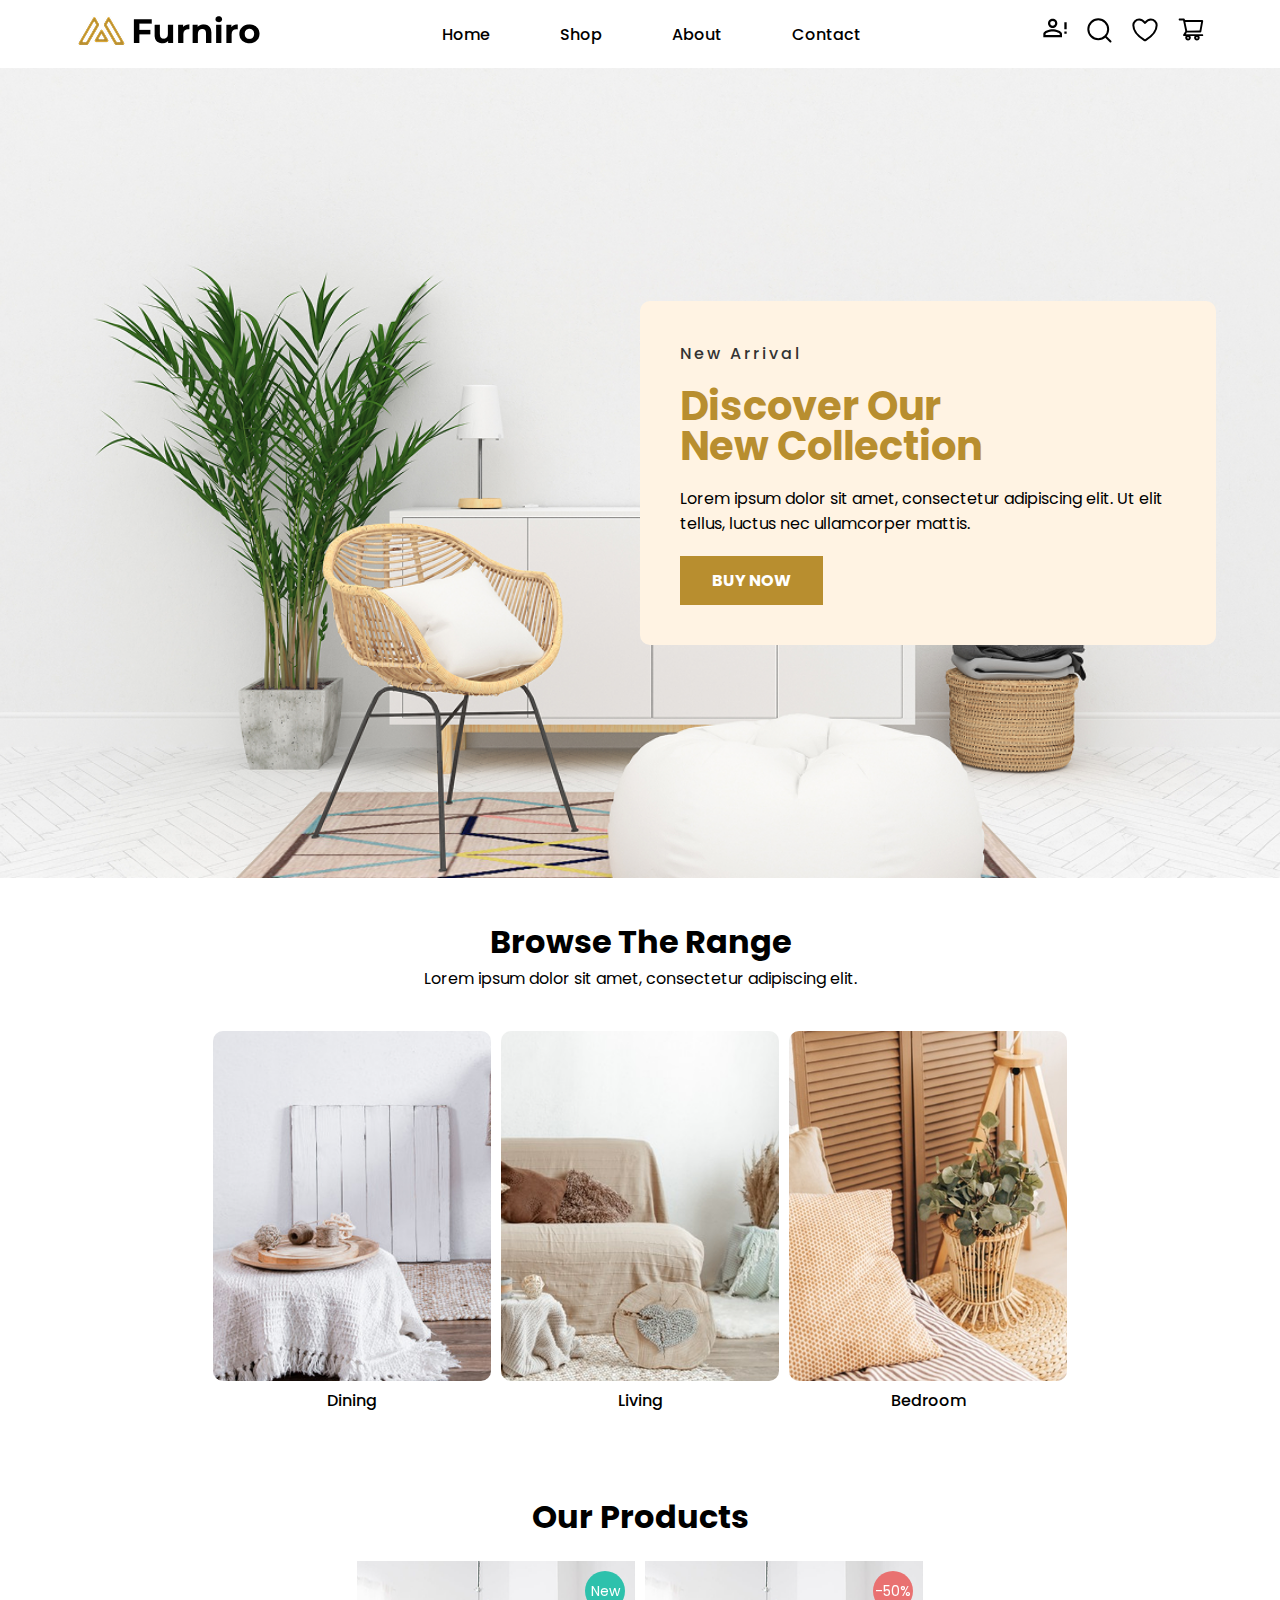
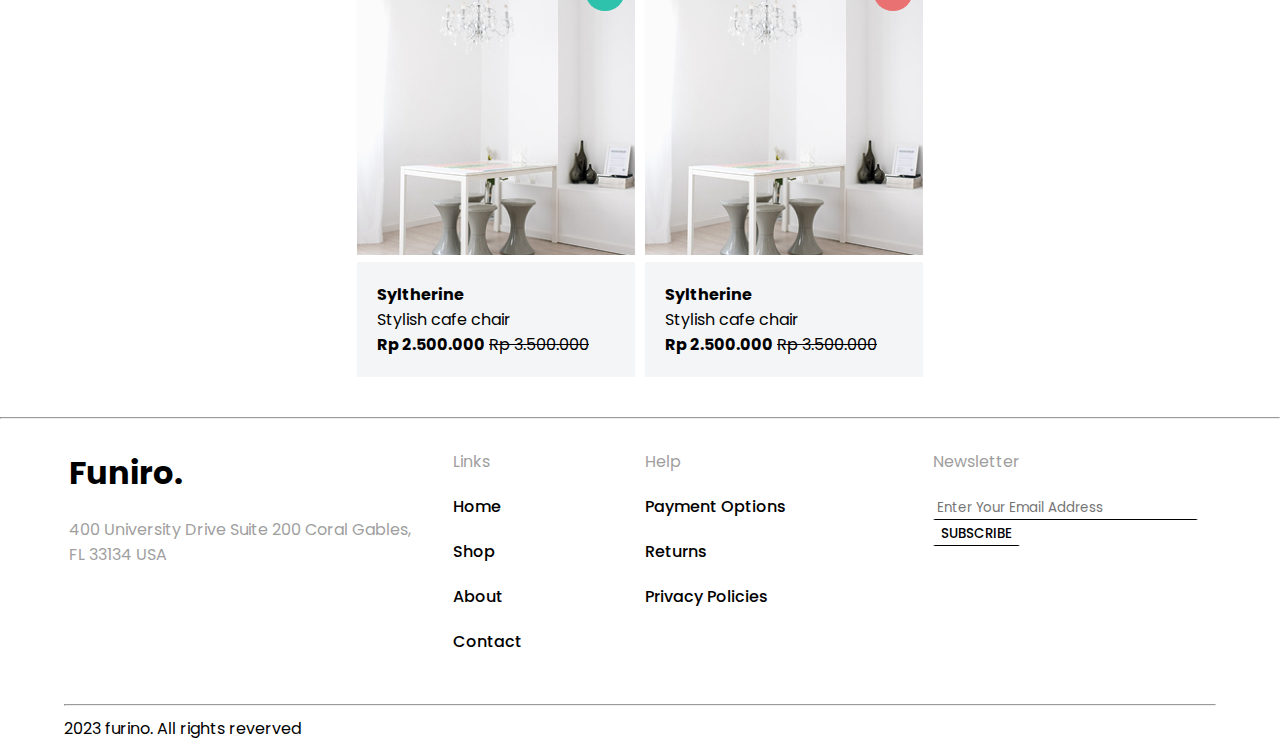
<file: furniro/index.html>
<!DOCTYPE html>
<html lang="en">
<head>
  <meta charset="UTF-8">
  <meta name="viewport" content="width=device-width, initial-scale=1.0">
  <title>Furniro</title>
  <link rel="shortcut icon" href="./assets/img/fav.jpg" type="image/x-icon">

  <link rel="stylesheet" href="./assets/css/style.css">
  <link rel="stylesheet" href="./assets/css/mobile.css">


  <link rel="preconnect" href="https://fonts.googleapis.com">
  <link rel="preconnect" href="https://fonts.gstatic.com" crossorigin>
  <link href="https://fonts.googleapis.com/css2?family=Poppins:ital,wght@0,100;0,200;0,300;0,400;0,500;0,600;0,700;0,800;0,900;1,100;1,200;1,300;1,400;1,500;1,600;1,700;1,800;1,900&display=swap" rel="stylesheet">

</head>
<body>

  <nav>
    <div class="nav-logo">
      <a href="">
        <img src="./assets/img/logo.png" alt="logo">
      </a>
    </div>
    <div class="nav-menu">
      <ul>
        <li><a href="#">Home</a></li>
        <li><a href="#">Shop</a></li>
        <li><a href="#">About</a></li>
        <li><a href="#">Contact</a></li>
      </ul>
    </div>
    <div class="nav-icon">
      <a href="#">
        <svg width="24" height="20" viewBox="0 0 24 20" fill="none" xmlns="http://www.w3.org/2000/svg">
          <path d="M21.3333 10V4.16669H23.6666V11.1667H21.3333M21.3333 15.8334H23.6666V13.5H21.3333M9.66665 11.1667C12.7816 11.1667 19 12.73 19 15.8334V19.3334H0.333313V15.8334C0.333313 12.73 6.55165 11.1667 9.66665 11.1667ZM9.66665 0.666687C10.9043 0.666687 12.0913 1.15835 12.9665 2.03352C13.8416 2.90869 14.3333 4.09568 14.3333 5.33335C14.3333 6.57103 13.8416 7.75802 12.9665 8.63319C12.0913 9.50836 10.9043 10 9.66665 10C8.42897 10 7.24198 9.50836 6.36682 8.63319C5.49164 7.75802 4.99998 6.57103 4.99998 5.33335C4.99998 4.09568 5.49164 2.90869 6.36682 2.03352C7.24198 1.15835 8.42897 0.666687 9.66665 0.666687ZM9.66665 13.3834C6.20165 13.3834 2.54998 15.0867 2.54998 15.8334V17.1167H16.7833V15.8334C16.7833 15.0867 13.1316 13.3834 9.66665 13.3834ZM9.66665 2.88335C9.01687 2.88335 8.3937 3.14148 7.93424 3.60094C7.47477 4.06041 7.21665 4.68357 7.21665 5.33335C7.21665 5.98313 7.47477 6.6063 7.93424 7.06577C8.3937 7.52523 9.01687 7.78335 9.66665 7.78335C10.3164 7.78335 10.9396 7.52523 11.3991 7.06577C11.8585 6.6063 12.1166 5.98313 12.1166 5.33335C12.1166 4.68357 11.8585 4.06041 11.3991 3.60094C10.9396 3.14148 10.3164 2.88335 9.66665 2.88335Z" fill="black"/>
        </svg>
      </a>
      <a href="#">
        <svg width="25" height="25" viewBox="0 0 25 25" fill="none" xmlns="http://www.w3.org/2000/svg">
          <path d="M23.5 23.5L18.2663 18.257M21.1666 11.25C21.1666 13.88 20.1219 16.4024 18.2621 18.2621C16.4024 20.1219 13.88 21.1666 11.25 21.1666C8.61992 21.1666 6.09757 20.1219 4.23784 18.2621C2.3781 16.4024 1.33331 13.88 1.33331 11.25C1.33331 8.61992 2.3781 6.09757 4.23784 4.23784C6.09757 2.3781 8.61992 1.33331 11.25 1.33331C13.88 1.33331 16.4024 2.3781 18.2621 4.23784C20.1219 6.09757 21.1666 8.61992 21.1666 11.25V11.25Z" stroke="black" stroke-width="2" stroke-linecap="round"/>
        </svg>          
      </a>
      <a href="#">
        <svg width="26" height="24" viewBox="0 0 26 24" fill="none" xmlns="http://www.w3.org/2000/svg">
          <path d="M7.16668 1.5C3.94551 1.5 1.33334 4.08533 1.33334 7.275C1.33334 9.84983 2.35418 15.9608 12.4027 22.1383C12.5827 22.2479 12.7893 22.3058 13 22.3058C13.2107 22.3058 13.4173 22.2479 13.5973 22.1383C23.6458 15.9608 24.6667 9.84983 24.6667 7.275C24.6667 4.08533 22.0545 1.5 18.8333 1.5C15.6122 1.5 13 5 13 5C13 5 10.3878 1.5 7.16668 1.5Z" stroke="black" stroke-width="2" stroke-linecap="round" stroke-linejoin="round"/>
        </svg>          
      </a>
      <a href="#">
        <svg width="26" height="23" viewBox="0 0 26 23" fill="none" xmlns="http://www.w3.org/2000/svg">
          <path d="M24.2355 16.1926H7.95234L8.76991 14.5273L22.3543 14.5027C22.8137 14.5027 23.2074 14.1746 23.2894 13.7207L25.1707 3.19062C25.2199 2.91445 25.1461 2.63008 24.9656 2.41406C24.8764 2.30775 24.7652 2.22211 24.6396 2.16309C24.514 2.10407 24.377 2.07308 24.2383 2.07227L6.95702 2.01484L6.80937 1.32031C6.7164 0.877344 6.31718 0.554688 5.86328 0.554688H1.63867C1.38267 0.554688 1.13716 0.656381 0.956142 0.837398C0.775125 1.01841 0.673431 1.26393 0.673431 1.51992C0.673431 1.77592 0.775125 2.02143 0.956142 2.20245C1.13716 2.38346 1.38267 2.48516 1.63867 2.48516H5.08124L5.72656 5.55312L7.31523 13.2449L5.26992 16.5836C5.1637 16.727 5.09972 16.8972 5.08523 17.075C5.07073 17.2528 5.10629 17.4312 5.18788 17.5898C5.35195 17.9152 5.68281 18.1203 6.04921 18.1203H7.7664C7.40032 18.6065 7.20258 19.1988 7.20312 19.8074C7.20312 21.3551 8.46093 22.6129 10.0086 22.6129C11.5562 22.6129 12.8141 21.3551 12.8141 19.8074C12.8141 19.1977 12.6117 18.6043 12.2508 18.1203H16.6559C16.2898 18.6065 16.092 19.1988 16.0926 19.8074C16.0926 21.3551 17.3504 22.6129 18.898 22.6129C20.4457 22.6129 21.7035 21.3551 21.7035 19.8074C21.7035 19.1977 21.5012 18.6043 21.1402 18.1203H24.2383C24.7687 18.1203 25.2035 17.6883 25.2035 17.1551C25.2019 16.8994 25.0993 16.6546 24.9179 16.4743C24.7366 16.294 24.4913 16.1927 24.2355 16.1926ZM7.35898 3.91797L23.1035 3.96992L21.5613 12.6051L9.19374 12.627L7.35898 3.91797ZM10.0086 20.6715C9.53281 20.6715 9.14452 20.2832 9.14452 19.8074C9.14452 19.3316 9.53281 18.9434 10.0086 18.9434C10.4844 18.9434 10.8726 19.3316 10.8726 19.8074C10.8726 20.0366 10.7816 20.2564 10.6196 20.4184C10.4575 20.5805 10.2378 20.6715 10.0086 20.6715ZM18.898 20.6715C18.4223 20.6715 18.034 20.2832 18.034 19.8074C18.034 19.3316 18.4223 18.9434 18.898 18.9434C19.3738 18.9434 19.7621 19.3316 19.7621 19.8074C19.7621 20.0366 19.6711 20.2564 19.509 20.4184C19.347 20.5805 19.1272 20.6715 18.898 20.6715Z" fill="black"/>
        </svg>          
      </a>
    </div>
  </nav>

  <section class="banner">
    <div class="container">
      <div class="banner-card">
        <p class="banner-card-mini-head">New Arrival</p>
        <h1 class="banner-card-heading">Discover Our <br> New Collection</h1>
        <p class="banner-card-para">Lorem ipsum dolor sit amet, consectetur adipiscing elit. Ut elit tellus, luctus nec ullamcorper mattis.</p>
        <a href="#" class="btn btn-one">BUY Now</a>
      </div>
    </div>
  </section>

  <section class="browse-range">
    <div class="container">
      <div class="row">
        <div class="col-12 text-center">
          <h1>Browse The Range</h1>
          <p>Lorem ipsum dolor sit amet, consectetur adipiscing elit.</p>
        </div>
      </div>
      <div class="row text-center fw-bold pt-20">

        <div class="col-3">
          <img class="img-fluid rounded" src="./assets/img/image 106.png" alt="image">
          Dining
        </div>
        <div class="col-3">
          <img class="img-fluid rounded" src="./assets/img/image 100.png" alt="image">
          Living
        </div>
        <div class="col-3">
          <img class="img-fluid rounded" src="./assets/img/image 101.png" alt="image">
          Bedroom
        </div>

      </div>
    </div>
  </section>

  <section class="products">
    <div class="container">
      <div class="row">
        <div class="col-12 text-center">
          <h1>Our Products</h1>
        </div>
      </div>
      <div class="row">

        <div class="col-3">
          <div class="product-box">
            <div class="product-image">
              <img class="img-fluid" src="./assets/img/p1.png" alt="image">
              <div class="product-offer product-offer-new">New</div>
            </div>
            <div class="product-detail">
              <h4>Syltherine</h4>
              <p>Stylish cafe chair</p>
              <strong>Rp 2.500.000</strong> <del>Rp 3.500.000</del> 
            </div>
            <div class="product-layer">
              <div>
                <a href="#" class="btn btn-two">Add To Cart</a>
              </div>
              <div class="pt-20">
                <a href="#" class="product-share-link">
                  <svg width="12" height="14" viewBox="0 0 12 14" fill="none" xmlns="http://www.w3.org/2000/svg">
                    <path d="M10 9.66671C9.47467 9.66671 9 9.87337 8.644 10.2047L3.94 7.46671C3.97333 7.31337 4 7.16004 4 7.00004C4 6.84004 3.97333 6.68671 3.94 6.53337L8.64 3.79337C9 4.12671 9.47333 4.33337 10 4.33337C11.1067 4.33337 12 3.44004 12 2.33337C12 1.22671 11.1067 0.333374 10 0.333374C8.89333 0.333374 8 1.22671 8 2.33337C8 2.49337 8.02667 2.64671 8.06 2.80004L3.36 5.54004C3 5.20671 2.52667 5.00004 2 5.00004C0.893333 5.00004 0 5.89337 0 7.00004C0 8.10671 0.893333 9.00004 2 9.00004C2.52667 9.00004 3 8.79337 3.36 8.46004L8.05867 11.2054C8.02112 11.3563 8.00143 11.5112 8 11.6667C8 12.0623 8.1173 12.4489 8.33706 12.7778C8.55682 13.1067 8.86918 13.3631 9.23463 13.5145C9.60009 13.6658 10.0022 13.7054 10.3902 13.6283C10.7781 13.5511 11.1345 13.3606 11.4142 13.0809C11.6939 12.8012 11.8844 12.4448 11.9616 12.0569C12.0387 11.6689 11.9991 11.2668 11.8478 10.9013C11.6964 10.5359 11.44 10.2235 11.1111 10.0038C10.7822 9.784 10.3956 9.66671 10 9.66671Z" fill="white"/>
                  </svg>                    
                  Share
                </a>
                <a href="#" class="product-share-link">
                  <svg width="14" height="14" viewBox="0 0 14 14" fill="none" xmlns="http://www.w3.org/2000/svg">
                    <path d="M9.08004 6L10.08 7L13.52 3.55L10 0L9.00004 1L10.8 2.8H1.00004V4.2H10.82L9.08004 6ZM4.86004 8L3.86004 7L0.420044 10.5L3.91004 14L4.91004 13L3.10004 11.2H13V9.8H3.10004L4.86004 8Z" fill="white"/>
                  </svg>                    
                  Compare
                </a>
                <a href="#" class="product-share-link">
                  <svg width="16" height="15" viewBox="0 0 16 15" fill="none" xmlns="http://www.w3.org/2000/svg">
                    <path d="M7.99973 13.0361C-5.33333 5.66669 3.99999 -2.33331 7.99973 2.72539C12 -2.33331 21.3333 5.66669 7.99973 13.0361Z" stroke="white" stroke-width="1.8"/>
                  </svg>                    
                  Like
                </a>
              </div>
            </div>
          </div>
        </div>
        <div class="col-3">
          <div class="product-box">
            <div class="product-image">
              <img class="img-fluid" src="./assets/img/p1.png" alt="image">
              <div class="product-offer product-offer-p">-50%</div>
            </div>
            <div class="product-detail">
              <h4>Syltherine</h4>
              <p>Stylish cafe chair</p>
              <strong>Rp 2.500.000</strong> <del>Rp 3.500.000</del> 
            </div>
            <div class="product-layer">
              <div>
                <a href="#" class="btn btn-two">Add To Cart</a>
              </div>
              <div class="pt-20">
                <a href="#" class="product-share-link">
                  <svg width="12" height="14" viewBox="0 0 12 14" fill="none" xmlns="http://www.w3.org/2000/svg">
                    <path d="M10 9.66671C9.47467 9.66671 9 9.87337 8.644 10.2047L3.94 7.46671C3.97333 7.31337 4 7.16004 4 7.00004C4 6.84004 3.97333 6.68671 3.94 6.53337L8.64 3.79337C9 4.12671 9.47333 4.33337 10 4.33337C11.1067 4.33337 12 3.44004 12 2.33337C12 1.22671 11.1067 0.333374 10 0.333374C8.89333 0.333374 8 1.22671 8 2.33337C8 2.49337 8.02667 2.64671 8.06 2.80004L3.36 5.54004C3 5.20671 2.52667 5.00004 2 5.00004C0.893333 5.00004 0 5.89337 0 7.00004C0 8.10671 0.893333 9.00004 2 9.00004C2.52667 9.00004 3 8.79337 3.36 8.46004L8.05867 11.2054C8.02112 11.3563 8.00143 11.5112 8 11.6667C8 12.0623 8.1173 12.4489 8.33706 12.7778C8.55682 13.1067 8.86918 13.3631 9.23463 13.5145C9.60009 13.6658 10.0022 13.7054 10.3902 13.6283C10.7781 13.5511 11.1345 13.3606 11.4142 13.0809C11.6939 12.8012 11.8844 12.4448 11.9616 12.0569C12.0387 11.6689 11.9991 11.2668 11.8478 10.9013C11.6964 10.5359 11.44 10.2235 11.1111 10.0038C10.7822 9.784 10.3956 9.66671 10 9.66671Z" fill="white"/>
                  </svg>                    
                  Share
                </a>
                <a href="#" class="product-share-link">
                  <svg width="14" height="14" viewBox="0 0 14 14" fill="none" xmlns="http://www.w3.org/2000/svg">
                    <path d="M9.08004 6L10.08 7L13.52 3.55L10 0L9.00004 1L10.8 2.8H1.00004V4.2H10.82L9.08004 6ZM4.86004 8L3.86004 7L0.420044 10.5L3.91004 14L4.91004 13L3.10004 11.2H13V9.8H3.10004L4.86004 8Z" fill="white"/>
                  </svg>                    
                  Compare
                </a>
                <a href="#" class="product-share-link">
                  <svg width="16" height="15" viewBox="0 0 16 15" fill="none" xmlns="http://www.w3.org/2000/svg">
                    <path d="M7.99973 13.0361C-5.33333 5.66669 3.99999 -2.33331 7.99973 2.72539C12 -2.33331 21.3333 5.66669 7.99973 13.0361Z" stroke="white" stroke-width="1.8"/>
                  </svg>                    
                  Like
                </a>
              </div>
            </div>
          </div>
        </div>

      </div>
    </div>
  </section>

  <hr>

  <footer>
    <div class="container">
      <div class="top-footer">
        <div class="row">
          <div class="col-4">
            <h1 class="footer-heading">Funiro.</h1>
            <p class="footer-mute">400 University Drive Suite 200 Coral Gables, <br>FL 33134 USA</p>
          </div>
          <div class="col-2">
            <p class="footer-heading footer-mute">Links</p>
            <ul class="footer-list">
              <li><a href="#">Home</a></li>
              <li><a href="#">Shop</a></li>
              <li><a href="#">About</a></li>
              <li><a href="#">Contact</a></li>
            </ul>
          </div>
          <div class="col-3">
            <p class="footer-heading footer-mute">Help</p>
            <ul class="footer-list">
              <li><a href="#">Payment Options</a></li>
              <li><a href="#">Returns</a></li>
              <li><a href="#">Privacy Policies</a></li>
            </ul>
          </div>
          <div class="col-3">
            <p class="footer-heading footer-mute">Newsletter</p>
            <div>
              <input type="text" placeholder="Enter Your Email Address">
              <input type="button" value="SUBSCRIBE">
            </div>
          </div>
        </div>
      </div>
      <hr>
      <div class="bottom-footer">
        2023 furino. All rights reverved
      </div>
    </div>
  </footer>
  
</body>
</html>
</file>
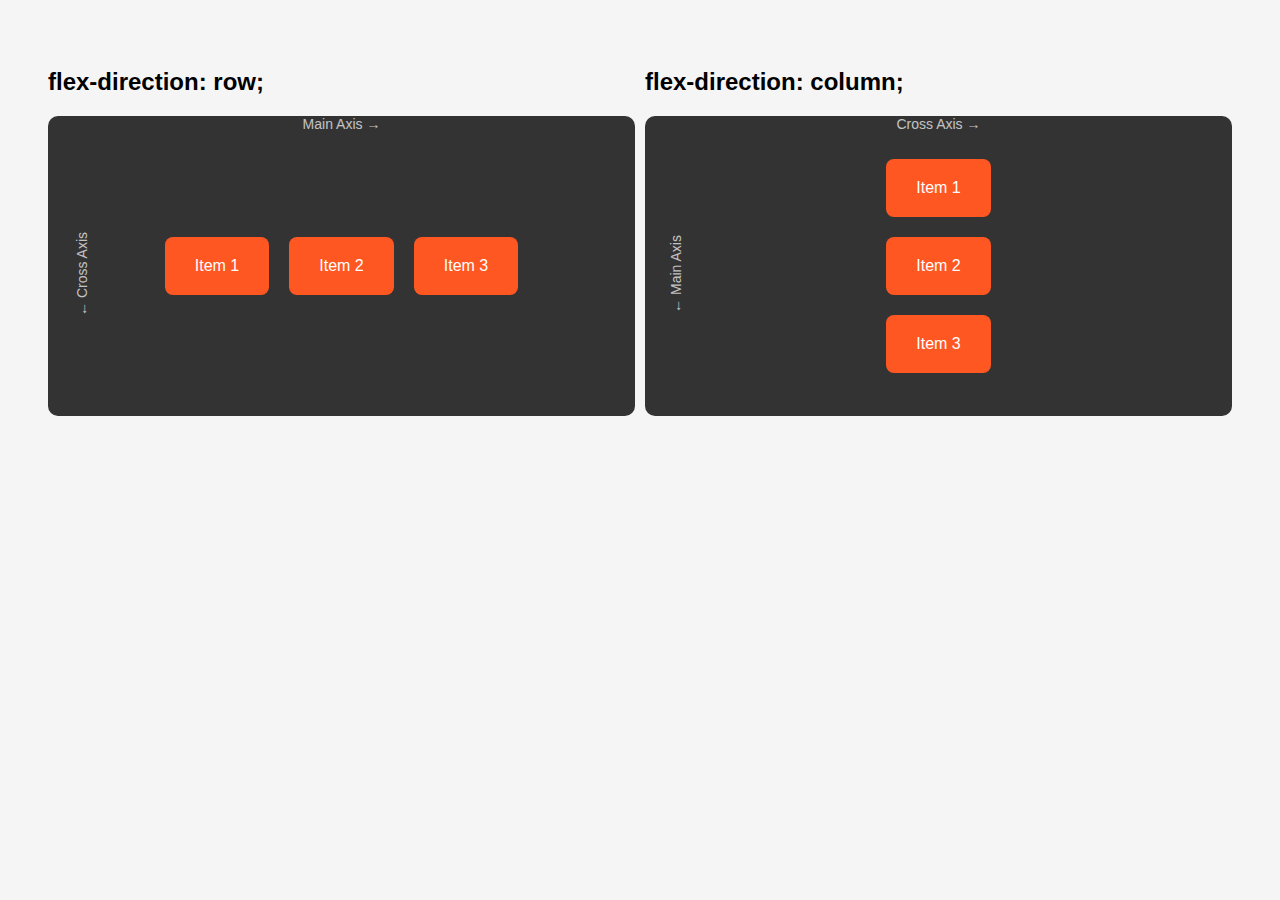
<file: question-answer/answer1/index.html>
<!DOCTYPE html>
<html lang="en">
<head>
  <meta charset="UTF-8">
  <meta name="viewport" content="width=device-width, initial-scale=1.0">
  <title>Answer 1</title>
  <link rel="stylesheet" href="./style.css">
</head>
<body>

  <div class="left">
    <h2>flex-direction: row;</h2>
    <div class="container">
      <div class="axis-label main-axis">Main Axis →</div>
      <div class="axis-label cross-axis"> ← Cross Axis </div>
  
      <div class="item">Item 1</div>
      <div class="item">Item 2</div>
      <div class="item">Item 3</div>
    </div>
  </div>
  <div class="right">
    <h2>flex-direction: column;</h2>
    <div class="container2">
      <div class="axis-label main-axis2">←  Main Axis</div>
      <div class="axis-label cross-axis2"> Cross Axis →</div>
  
      <div class="item">Item 1</div>
      <div class="item">Item 2</div>
      <div class="item">Item 3</div>
    </div>
  </div>



</body>
</html>
</file>
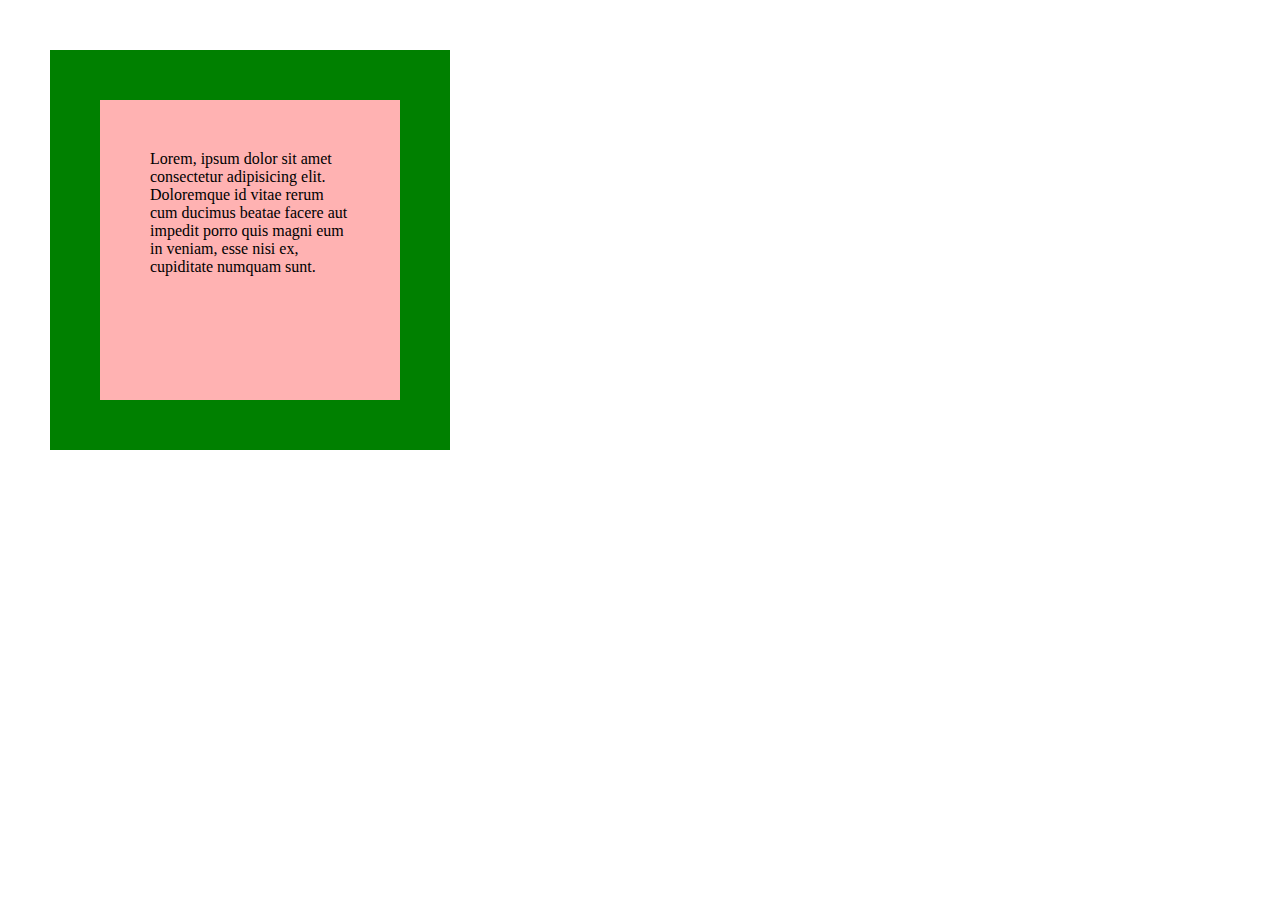
<file: question-answer/answer5/index.html>
<!DOCTYPE html>
<html lang="en">
<head>
  <meta charset="UTF-8">
  <meta name="viewport" content="width=device-width, initial-scale=1.0">
  <title>Answer 5</title>
  <link rel="stylesheet" href="./style.css">
</head>
<body>

  <div class="my-div">
    Lorem, ipsum dolor sit amet consectetur adipisicing elit. Doloremque id vitae rerum cum ducimus beatae facere aut impedit porro quis magni eum in veniam, esse nisi ex, cupiditate numquam sunt.
  </div>
  
</body>
</html>
</file>
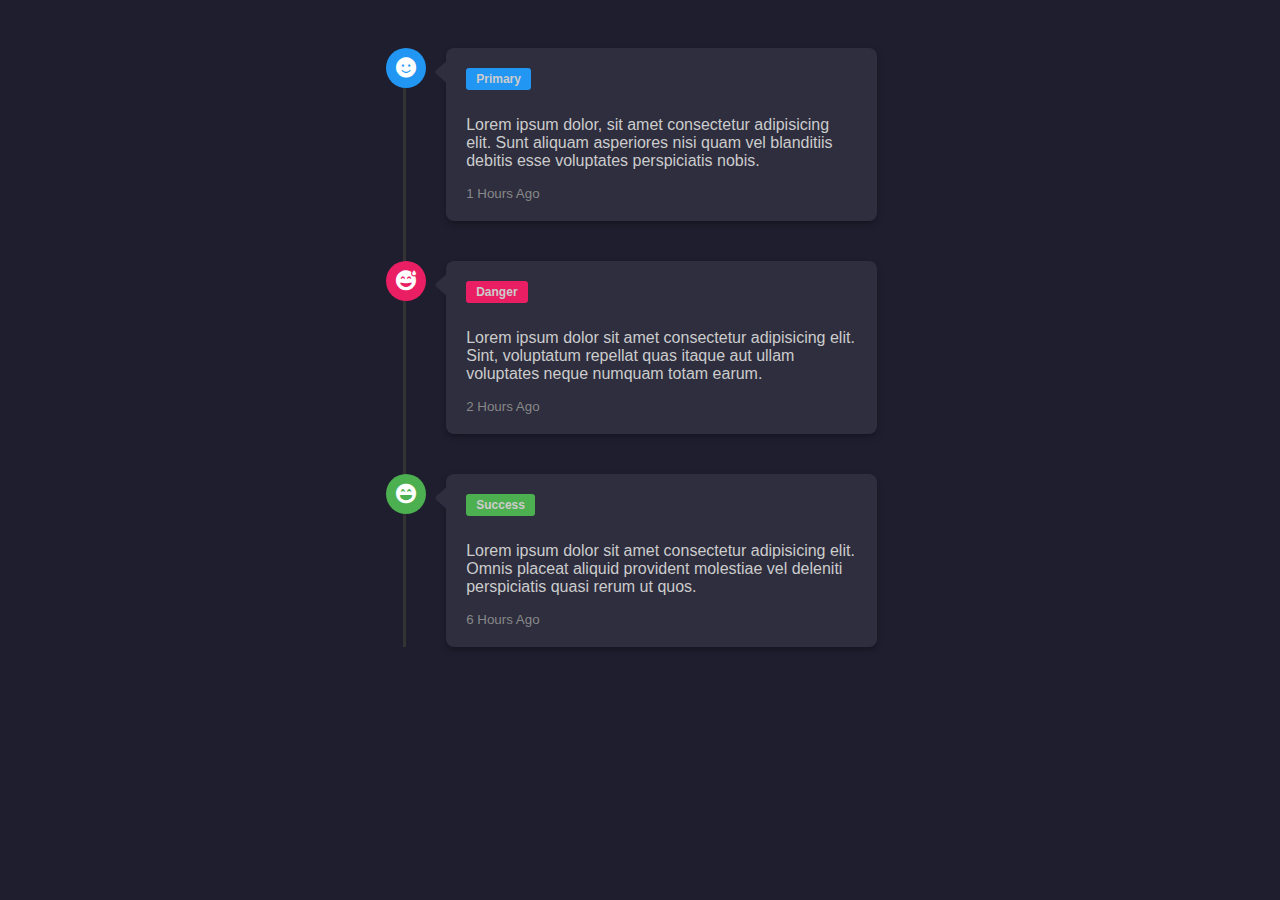
<file: question-answer/answer6/index.html>
<!DOCTYPE html>
<html lang="en">
<head>
  <meta charset="UTF-8">
  <meta name="viewport" content="width=device-width, initial-scale=1.0">
  <title>Answer 6</title>
  <link href="https://cdnjs.cloudflare.com/ajax/libs/font-awesome/6.0.0-beta3/css/all.min.css" rel="stylesheet">
  <link rel="stylesheet" href="https://cdn.jsdelivr.net/npm/bootstrap-icons@1.11.3/font/bootstrap-icons.min.css">
  <link rel="stylesheet" href="./style.css">
</head>
<body>
  
  <div class="container">
    
    <div class="timeline">

      <div class="timeline-item">

        <div class="timeline-icon primary">
          <i class="fas fa-smile"></i>
        </div>
        <div class="timeline-content">
          <span class="badge primary">Primary</span>
          <p>Lorem ipsum dolor, sit amet consectetur adipisicing elit. Sunt aliquam asperiores nisi quam vel blanditiis debitis esse voluptates perspiciatis nobis.</p>
          <small>1 Hours Ago</small>
          <i class="bi bi-caret-left-fill side-arrow"></i>
        </div>
      </div>

      <div class="timeline-item">
        <div class="timeline-icon danger">
          <i class="fas fa-grin-beam-sweat"></i>
        </div>
        <div class="timeline-content">
          <span class="badge danger">Danger</span>
          <p>Lorem ipsum dolor sit amet consectetur adipisicing elit. Sint, voluptatum repellat quas itaque aut ullam voluptates neque numquam totam earum.</p>
          <small>2 Hours Ago</small>
          <i class="bi bi-caret-left-fill side-arrow"></i>
        </div>
      </div>

      <div class="timeline-item">
        <div class="timeline-icon success">
          <i class="fas fa-laugh-beam"></i>
        </div>
        <div class="timeline-content">
          <span class="badge success">Success</span>
          <p>Lorem ipsum dolor sit amet consectetur adipisicing elit. Omnis placeat aliquid provident molestiae vel deleniti perspiciatis quasi rerum ut quos.</p>
          <small>6 Hours Ago</small>
          <i class="bi bi-caret-left-fill side-arrow"></i>
        </div>
      </div>

    </div>
    
  </div>


</body>
</html>
</file>
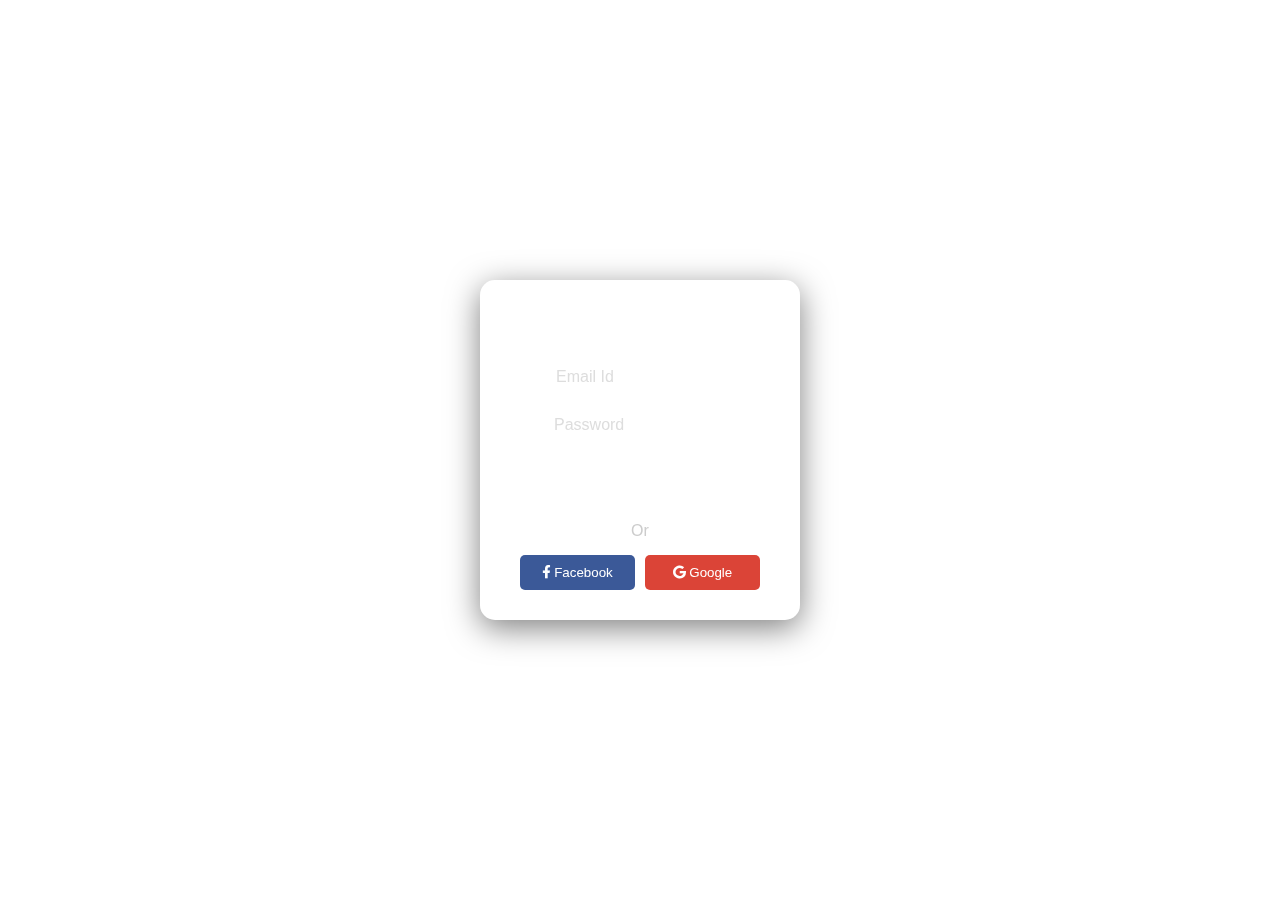
<file: question-answer/answer7/index.html>
<!DOCTYPE html>
<html lang="en">
<head>
  <meta charset="UTF-8">
  <meta name="viewport" content="width=device-width, initial-scale=1.0">
  <title>Answer 7</title>
  <link rel="stylesheet" href="https://cdnjs.cloudflare.com/ajax/libs/font-awesome/6.0.0-beta3/css/all.min.css">
  <link rel="stylesheet" href="./style.css">
</head>
<body>

  <div class="container">
    <div class="login-box">
      <h2>Foolish Developer</h2>
      <form>
        <div class="input-box">
          <i class="fas fa-envelope"></i>
          <input type="email" placeholder="Email Id" required>
        </div>
        <div class="input-box">
          <i class="fas fa-lock"></i>
          <input type="password" placeholder="Password" required>
        </div>
        <button type="submit">Log In</button>
        <p class="or">Or</p>
        <div class="social-buttons">
          <button class="facebook"><i class="fab fa-facebook-f"></i> Facebook</button>
          <button class="google"><i class="fab fa-google"></i> Google</button>
        </div>
      </form>
    </div>
  </div>
  
</body>
</html>
</file>
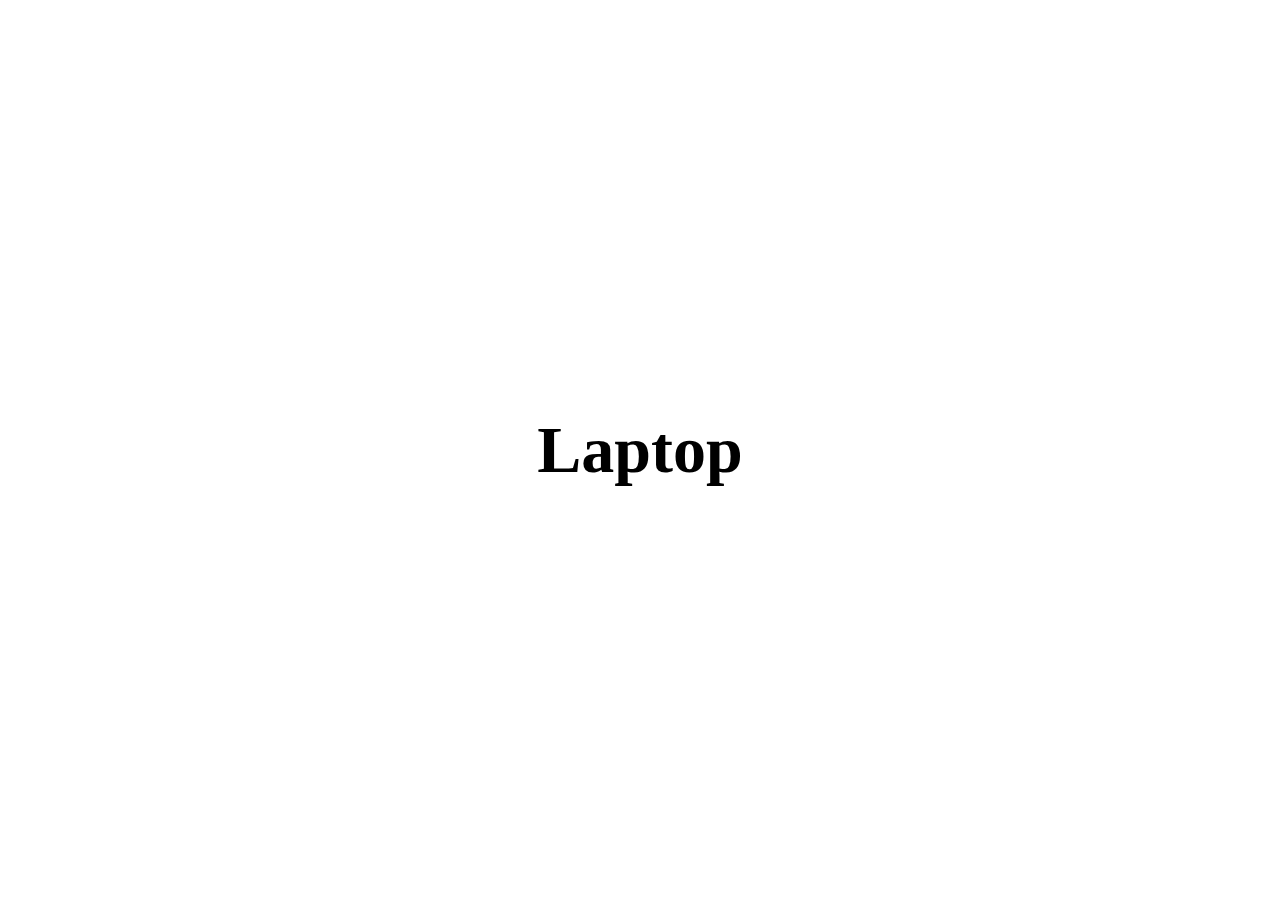
<file: question-answer/answer9/index.html>
<!DOCTYPE html>
<html lang="en">
<head>
  <meta charset="UTF-8">
  <meta name="viewport" content="width=device-width, initial-scale=1.0">
  <title>Answer 9</title>
  <link rel="stylesheet" href="./style.css">
</head>
<body>

  <h1 class="mobile">Mobile</h1>
  <h1 class="laptop">Laptop</h1>
  
</body>
</html>
</file>
<file: furniro/assets/css/style.css>
*{
  padding: 0px;
  margin: 0px;
  box-sizing: border-box;
  font-family: "Poppins", sans-serif;
}
.container{
  width: 90%;
  margin: 0 auto;
}
.btn{
  display: inline-block;
  padding: 10px 30px;
  font-weight: 700;
  text-decoration: none;
  text-transform: uppercase;
  transition: all .3s;
}
.btn-one{
  background-color: #B88E2F;
  border: 2px solid #B88E2F;
  color: #fff;
}
.btn-one:hover{
  background-color: #fff;
  color: #B88E2F;
}

.btn-two{
  background-color: #fff;
  border: 2px solid #fff;
  color: #B88E2F ;
}
.btn-two:hover{
  border: 2px solid #B88E2F;
  background-color: #B88E2F;
  color: #fff;
}
.row{ display: flex; justify-content: center; }
.col-12{ width: 100%; padding: 10px 5px; }
.col-6{ width: 50%; padding: 10px 5px; }
.col-4{ width: 33.33%; padding: 10px 5px; }
.col-3{ width: 25%; padding: 10px 5px; }
.col-2{ width: 16.66%; padding: 10px 5px; }
.pt-20{ padding-top: 20px; }
input[type="button" i] {
  appearance: auto;
  user-select: none;
  text-align: center;
  cursor: default;
  box-sizing: border-box;
  background-color: transparent;
  color: buttontext;
  white-space: pre;
  padding-block: 1px;
  padding-inline: 6px;
  border-width: 2px;
  border-style: outset;
  border-color: transparent;
  border-image: initial;
  border-bottom: 1px solid #000;
  font-weight: 500;
}
input {
  font-style: ;
  font-variant-ligatures: ;
  font-variant-caps: ;
  font-variant-numeric: ;
  font-variant-east-asian: ;
  font-variant-alternates: ;
  font-variant-position: ;
  font-variant-emoji: ;
  font-weight: ;
  font-stretch: ;
  font-size: ;
  font-family: ;
  font-optical-sizing: ;
  font-size-adjust: ;
  font-kerning: ;
  font-feature-settings: ;
  font-variation-settings: ;
  text-rendering: auto;
  color: fieldtext;
  letter-spacing: normal;
  word-spacing: normal;
  line-height: normal;
  text-transform: none;
  text-indent: 0px;
  text-shadow: none;
  display: inline-block;
  text-align: start;
  appearance: auto;
  -webkit-rtl-ordering: logical;
  cursor: text;
  background-color: field;
  margin: 0em;
  padding: 1px 0px;
  border-width: 2px;
  border-style: inset;
  border-color: transparent;
  border-image: initial;
  padding-block: 1px;
  padding-inline: 2px;
  border-bottom: 1px solid #000;
}
input:focus{
}
.text-center{ text-align: center; }
.fw-bold{ font-weight: 500; }
.img-fluid{ width: 100%; }
.rounded{ border-radius: 10px; }

/* NAVBAR START  */
nav{
  position: sticky;
  top: 0;
  display: flex;
  align-items: center;
  justify-content: space-around;
  background-color: #fff;
  padding: 10px 0px;
}
.nav-menu{}
.nav-menu ul{
  list-style: none;
  display: flex;
  gap: 10px;
}
.nav-menu ul li{
  transition: all .3s;
}
.nav-menu ul li a{
  text-decoration: none;
  background-color: transparent;
  color: #000;
  font-weight: 500;
  padding: 10px 30px;
  transition: all .3s;
}
.nav-menu ul li a:hover{
  color: #B88E2F;
}
.nav-menu ul li:hover{
  transform: scale(1.4);
}
.nav-icon{
  display: flex;
  gap: 20px;
}

/* BANNER START */
.banner{
  width: 100%;
  height: 90vh;
  background-image: url(../img/hero\ back.png);
  background-position: center;
  background-repeat: no-repeat;
  background-size: cover;
}
.banner .container{
  height: 100%;
  display: flex;
  align-items: center;
  justify-content: end;
}
.banner-card{
  background-color: #FFF3E3;
  border-radius: 10px;
  width: 50%;
  padding: 40px;
}
.banner-card-mini-head{
  letter-spacing: 3px;
  font-weight: 500;
  color: #333333;
}
.banner-card-heading{
  font-weight: 700;
  color: #B88E2F;
  font-size: 2.5rem;
  line-height: 2.5rem;
  margin: 20px 0;
}
.banner-card-para{
  margin-bottom: 20px;
}


/* FOOTER START  */
.top-footer{
  padding: 20px 0px;
}
.footer-heading{
  margin-bottom: 20px;
}
.footer-list {
  list-style: none;
}
.footer-list li{
  margin-bottom: 20px;
}
.footer-list li a{
  text-decoration: none;
  color: #000;
  font-weight: 500;
  transition: all .3s;
}
.footer-list li a:hover{
  color: #B88E2F;
  letter-spacing: 2px;
}
.footer-logo{
  text-decoration: none;
  color: #000;
}
.footer-mute{
  color: #9F9F9F;
}

.bottom-footer{
  padding: 10px 0px;
}


section{
  padding: 30px 0px;
}


.product-detail{
  background-color: #F4F5F7;
  padding: 20px;
}
.product-image{
  position: relative;
}
.product-offer{
  position: absolute;
  right: 10px;
  top: 10px;
  width: 40px;
  height: 40px;
  color: #fff;
  border-radius: 50%;
  font-size: 14px;
  display: flex;
  align-items: center;
  justify-content: center;
}
.product-offer-new{
  background-color: #2EC1AC;
}
.product-offer-p{
  background-color: #E97171;
}
.product-box{
  position: relative;
  transition: all .3s;
  cursor: pointer;
}
.product-box:hover .product-layer{
  display: flex;
}
.product-layer{
  position: absolute;
  left: 0px;
  top: 0px;
  width: 100%;
  height: 100%;
  background-color: #00000080;
  display: none;
  flex-direction: column;
  align-items: center;
  justify-content: center;
}
.product-share-link{
  text-decoration: none;
  padding: 0px 5px;
  color: #fff;
}
</file>
<file: furniro/assets/css/mobile.css>
@media screen and (max-width: 600px) {
  .row{ 
    display: flex; 
    flex-direction: column;
  }
  .col-12{ width: 100%; }
  .col-6{ width: 100%; }
  .col-4{ width: 100%; }
  .col-3{ width: 100%; }
  .col-2{ width: 100%; }

  .nav-menu, .nav-icon{
    display: none;
  }
  .banner-card{
    background-color: #FFF3E3;
    border-radius: 10px;
    width: 100%;
    padding: 40px;
  }
  .banner-card-heading{
    font-size: 1.5rem;
    line-height: 2rem;
  }
  .banner-card-para{
    display: none;
  }
}
</file>
<file: question-answer/answer1/style.css>
body {
  font-family: sans-serif;
  padding: 40px;
  background-color: #f5f5f5;
  display: flex;
  gap: 10px;
}
.left{
  width: 50%;
}
.right{
  width: 50%;
}
.container {
  display: flex;
  flex-direction: row;
  justify-content: center;
  align-items: center;
  height: 300px;
  background-color: #333;
  color: white;
  position: relative;
  border-radius: 10px;
}
.container2 {
  display: flex;
  flex-direction: column;
  justify-content: center;
  align-items: center;
  height: 300px;
  background-color: #333;
  color: white;
  position: relative;
  border-radius: 10px;
}
.item {
  background: #ff5722;
  padding: 20px 30px;
  margin: 10px;
  border-radius: 8px;
}
.axis-label {
  position: absolute;
  font-size: 14px;
  color: #fff;
  opacity: 0.7;
}
.main-axis {
  top: 0px;
  left: 50%;
  transform: translateX(-50%);
}
.cross-axis {
  left: 0px;
  top: 50%;
  transform: rotate(-90deg) translateY(-50%);
}
.cross-axis2 {
  top: 0px;
  left: 50%;
  transform: translateX(-50%);
}
.main-axis2 {
  left: 0px;
  top: 50%;
  transform: rotate(-90deg) translateY(-50%);
}
</file>
<file: question-answer/answer5/style.css>
*{
  margin: 0px;
  padding: 0px;
  box-sizing: border-box;
}
.my-div{
  width: 200px;
  height: 200px;
  border: 50px solid green;
  background-color: rgba(255, 0, 0, 0.3);
  padding: 50px;
  margin: 50px;
  box-sizing: content-box;
}
</file>
<file: question-answer/answer6/style.css>
body {
  background-color: #1e1e2f;
  color: #ccc;
  font-family: Arial, sans-serif;
  padding: 40px;
}
.container{
  width: 40%;
  margin: 0px auto;
}
.timeline {
  position: relative;
  margin-left: 0px;
  border-left: 3px solid #333;
}
.timeline-item {
  position: relative;
  margin-bottom: 40px;
  padding-left: 40px;
}
.timeline-icon {
  position: absolute;
  left: -20px;
  top: 0;
  width: 40px;
  height: 40px;
  border-radius: 50%;
  background-color: #999;
  color: #fff;
  text-align: center;
  line-height: 40px;
  font-size: 20px;
}
.timeline-content {
  background-color: #2e2e3e;
  padding: 20px;
  border-radius: 8px;
  box-shadow: 0 3px 6px rgba(0,0,0,0.3);
}
.side-arrow{
  position: absolute;
  font-size: 44px;
  left: 20px;
  top: 0px;
  color: #2e2e3e;
}
.timeline-content .badge {
  display: inline-block;
  padding: 4px 10px;
  border-radius: 3px;
  font-size: 12px;
  font-weight: bold;
  margin-bottom: 10px;
}
.timeline-content small {
  display: block;
  margin-top: 10px;
  color: #888;
}
.primary {
  background-color: #2196F3;
}
.danger {
  background-color: #e91e63;
}
.success {
  background-color: #4caf50;
}
</file>
<file: question-answer/answer7/style.css>
* {
  margin: 0;
  padding: 0;
  box-sizing: border-box;
}
body, html {
  height: 100%;
  font-family: Arial, sans-serif;
}
.container {
  background: url('https://images.stockcake.com/public/9/1/0/910635e9-bf2e-4164-bc3a-6b3b5040b725_large/moonlit-coastal-road-stockcake.jpg') no-repeat center center/cover;
  height: 100vh;
  display: flex;
  align-items: center;
  justify-content: center;
}
.login-box {
  background: rgba(255, 255, 255, 0.1);
  padding: 30px 40px;
  border-radius: 15px;
  backdrop-filter: blur(10px);
  box-shadow: 0 8px 32px rgba(0, 0, 0, 0.5);
  width: 320px;
  text-align: center;
  color: white;
}
.login-box h2 {
  margin-bottom: 20px;
  font-size: 24px;
}
.input-box {
  display: flex;
  align-items: center;
  background: rgba(255, 255, 255, 0.1);
  border-radius: 5px;
  padding: 10px;
  margin: 10px 0;
}
.input-box i {
  margin-right: 10px;
  color: white;
}
.input-box input {
  border: none;
  outline: none;
  background: transparent;
  color: white;
  width: 100%;
  font-size: 16px;
}
.input-box input::placeholder {
  color: #ddd;
  opacity: 1; 
}
button[type="submit"] {
  width: 100%;
  padding: 10px;
  margin-top: 15px;
  background-color: rgba(255, 255, 255, 0.1);
  color: white;
  border: none;
  border-radius: 5px;
  cursor: pointer;
  font-size: 16px;
  font-weight: 600;
  transition: all .3s;
}
button[type="submit"]:hover {
  background-color: #fff;
  color: #3b5998;
}
.or {
  margin: 15px 0;
  color: #ccc;
}
.social-buttons {
  display: flex;
  justify-content: space-between;
}
.social-buttons button {
  width: 48%;
  padding: 10px;
  border: none;
  border-radius: 5px;
  color: white;
  cursor: pointer;
}
.facebook {
  background-color: #3b5998;
}
.google {
  background-color: #db4437;
}
</file>
<file: question-answer/answer9/style.css>
*{
  margin: 0px;
  padding: 0px;
  box-sizing: border-box;
}
body{
  width: 100%;
  height: 100vh;
  display: flex;
  align-items: center;
  justify-content: center;
  font-size: 33px;
}
.laptop{
  display: none;
}
@media screen and (min-width: 666px) {
  .mobile{
    display: none;
  }
  .laptop{
    display: block;
  }
}
</file>
